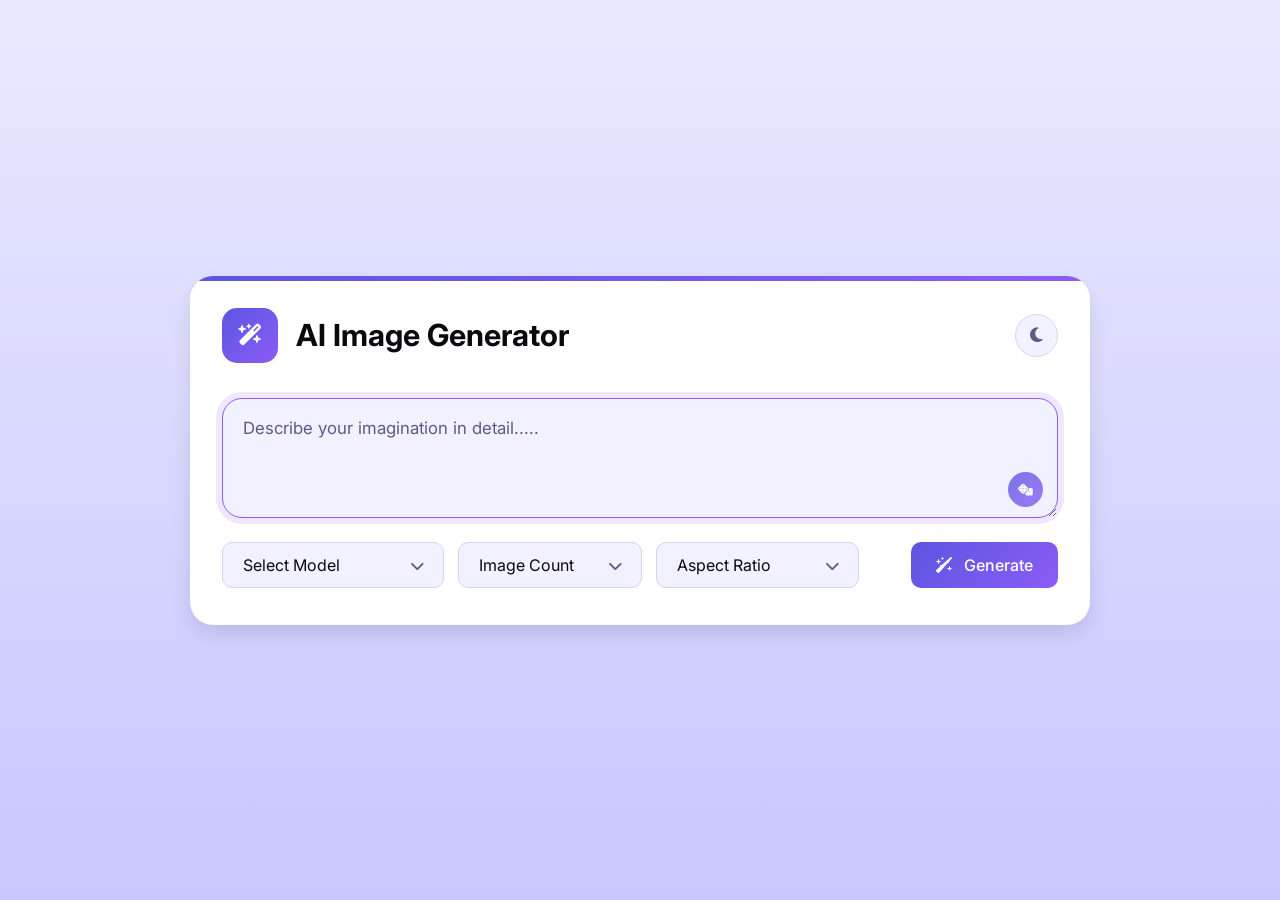
<file: AI_IMAGE Generator/index.html>
<!DOCTYPE html>
<html lang="en">

<head>
    <meta charset="UTF-8">
    <meta name="viewport" content="width=device-width, initial-scale=1.0">
    <title>AI Image-Generator</title>
    <link rel="stylesheet" href="https://cdnjs.cloudflare.com/ajax/libs/font-awesome/6.4.0/css/all.min.css" />
    <link rel="stylesheet" href="styles.css">
</head>

<body>
    <div class="container">
        <header class="header">
            <div class="logo-wrapper">
                <div class="logo">
                    <i class="fa-solid fa-wand-magic-sparkles"></i>
                </div>
                <!-- heading -->
                <h1>AI Image Generator</h1>
            </div>
            <button class="theme-toggle">
                <i class="fa-solid  fa-moon"></i>
            </button>
        </header>

        <!-- main content -->
        <div class="main-content">
            <form action="#" class="prompt-form">
                <!-- prompt -->
                <div class="prompt-container">
                    <textarea class="prompt-input" placeholder="Describe your imagination in detail....." required
                        autofocus></textarea>
                    <button type="button" class="prompt-btn" title="Get Random Prompt">
                        <i class="fa-solid  fa-dice"></i>
                    </button>
                </div>

                <!-- prompt action button -->
                <div class="prompt-actions">
                    <div class="select-wrapper">
                        <select class="custom-select" id="model-select"required>
                            <option value="" selected disabled>Select Model</option>
                            <option value="black-forest-labs/FLUX.1-dev">FLUX.1-dev</option>
                            <option value="black-forest-labs/FLUX1.schnell">FLUX1.schnell</option>
                            <option value="stabilityai/stable-diffusion-xl-base-1.0">Stable Diffusion XL</option>
                            <option value="runwayml/stable-diffusion-v1-5">Stable Diffusion v1.5</option>
                            <option value="stabilityai/stable-diffusion-3-medium-diffusers">Stable Diffusion 3</option>
                        </select>
                    </div>

                    <div class="select-wrapper">
                        <select class="custom-select" id="count-select" required>
                            <option value="" selected disabled>Image Count</option>
                            <option value="1">1 Image</option>
                            <option value="2">2 Images</option>
                            <option value="3">3 Images</option>
                            <option value="4">4 Images</option>
                        </select>
                    </div>
                    <div class="select-wrapper">
                        <select class="custom-select" id="ratio-select" required>
                            <option value="" selected disabled>Aspect Ratio</option>
                            <option value="1/1">Square (1:1)</option>
                            <option value="16/9">Landscape (16:9)</option>
                            <option value="9/16">Portrait (9:16)</option>
                        </select>
                    </div>

                    <button type="submit" class="generate-btn">
                        <i class="fa-solid fa-wand-sparkles"></i>
                        Generate
                    </button>
                </div>
                <!-- result gallery -->
                <div class="gallery-grid">
                    <!-- <div class="img-card">
                        <img src="/AI_IMAGE Generator/test.png" class="result-img">
                        <div class="img-overlay">
                            <button class="img-download-btn">
                                <i class="fa-solid fa-download"></i>
                            </button>
                        </div>
                    </div>
                    <div class="img-card">
                        <img src="/AI_IMAGE Generator/test.png" class="result-img">
                        <div class="img-overlay">
                            <button class="img-download-btn">
                                <i class="fa-solid fa-download"></i>
                            </button>
                        </div>
                    </div>
                    <div class="img-card">
                        <img src="/AI_IMAGE Generator/test.png" class="result-img">
                        <div class="img-overlay">
                            <button class="img-download-btn">
                                <i class="fa-solid fa-download"></i>
                            </button>
                        </div>
                    </div> -->
                </div>
            </form>
        </div>
    </div>

    <script src="script.js"></script>
</body>

</html>
</file>
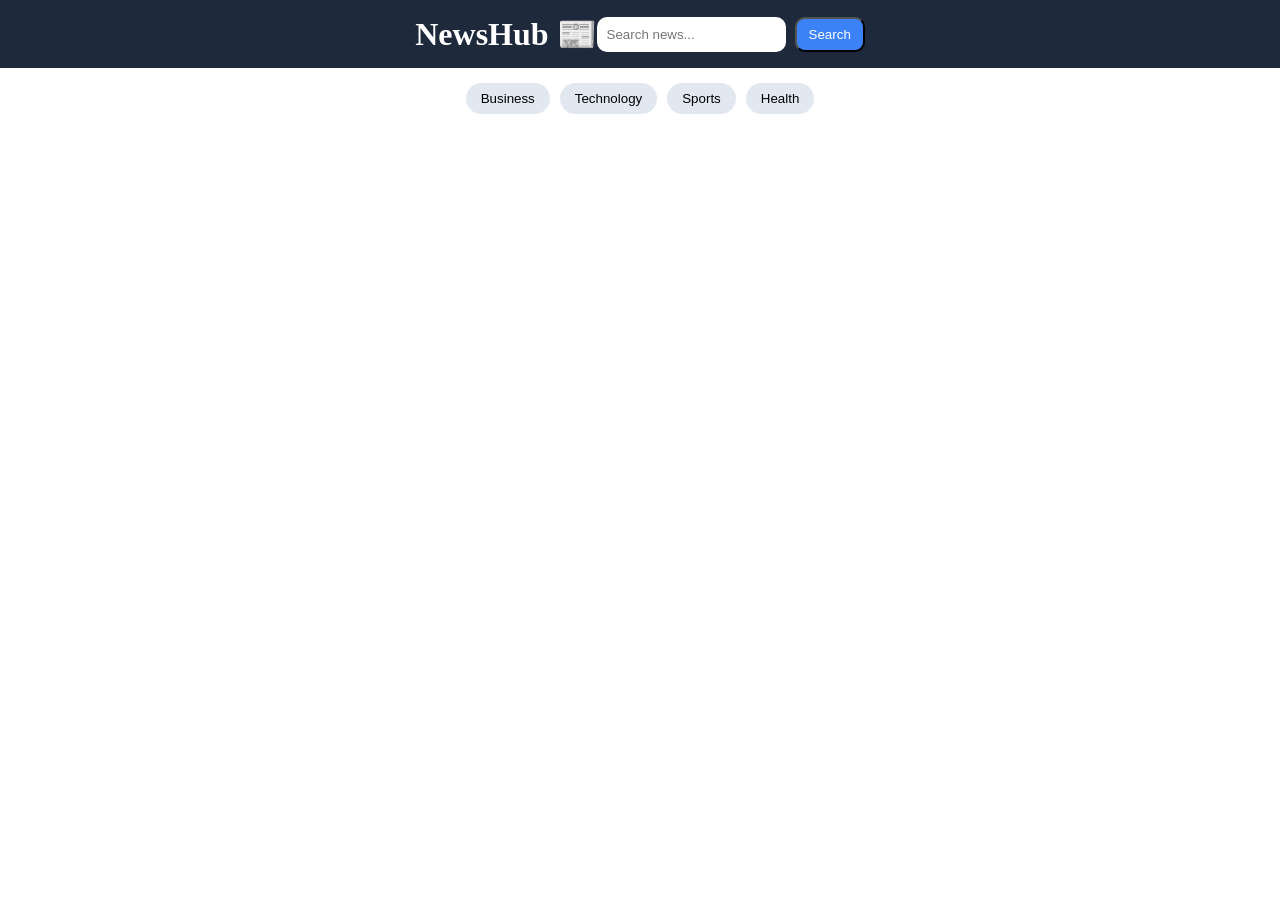
<file: News_API_Project/index.html>
<!DOCTYPE html>
<html lang="en">

<head>
    <meta charset="UTF-8">
    <meta name="viewport" content="width=device-width, initial-scale=1.0">
    <title>News API Project</title>
    <link rel="stylesheet" href="style.css">
</head>

<body>
<header>
    <h1>NewsHub 📰</h1>
    <div class="search-box">
         <input type="text" id="search-input" placeholder="Search news...">
            <button id="searchBtn">Search</button>
    </div>
</header>
   
<!-- categories -->
<div class="categories">
    <button class="cat-btn" data-category="business">Business</button>
    <button class="cat-btn" data-category="technology">Technology</button>
    <button class="cat-btn" data-category="sports">Sports</button>
    <button class="cat-btn" data-category="health">Health</button>
</div>
    <main id="blog-container">

        <!-- hard coded just to keep an idea how iour card UI Looks -->
        <!-- <div class="blog-card">
            <img src="https://placehold.co/600x400" alt="card-img">
            <h2>This is a Title</h2>
            <p>Lorem ipsum dolor, sit amet consectetur adipisicing elit. Sed labore repellendus ut eos voluptas
                similique omnis quam provident in exercitationem?</p>
        </div>
        <div class="blog-card">
            <img src="https://placehold.co/600x400" alt="card-img">
            <h2>This is a Title</h2>
            <p>Lorem ipsum dolor, sit amet consectetur adipisicing elit. Sed labore repellendus ut eos voluptas
                similique omnis quam provident in exercitationem?</p>
        </div>
        <div class="blog-card">
            <img src="https://placehold.co/600x400" alt="card-img">
            <h2>This is a Title</h2>
            <p>Lorem ipsum dolor, sit amet consectetur adipisicing elit. Sed labore repellendus ut eos voluptas
                similique omnis quam provident in exercitationem?</p>
        </div>
        <div class="blog-card">
            <img src="https://placehold.co/600x400" alt="card-img">
            <h2>This is a Title</h2>
            <p>Lorem ipsum dolor, sit amet consectetur adipisicing elit. Sed labore repellendus ut eos voluptas
                similique omnis quam provident in exercitationem?</p>
        </div>
        <div class="blog-card">
            <img src="https://placehold.co/600x400" alt="card-img">
            <h2>This is a Title</h2>
            <p>Lorem ipsum dolor, sit amet consectetur adipisicing elit. Sed labore repellendus ut eos voluptas
                similique omnis quam provident in exercitationem?</p>
        </div>
        <div class="blog-card">
            <img src="https://placehold.co/600x400" alt="card-img">
            <h2>This is a Title</h2>
            <p>Lorem ipsum dolor, sit amet consectetur adipisicing elit. Sed labore repellendus ut eos voluptas
                similique omnis quam provident in exercitationem?</p>
        </div> -->
    </main>

    <script src="script.js"></script>
</body>

</html>
</file>
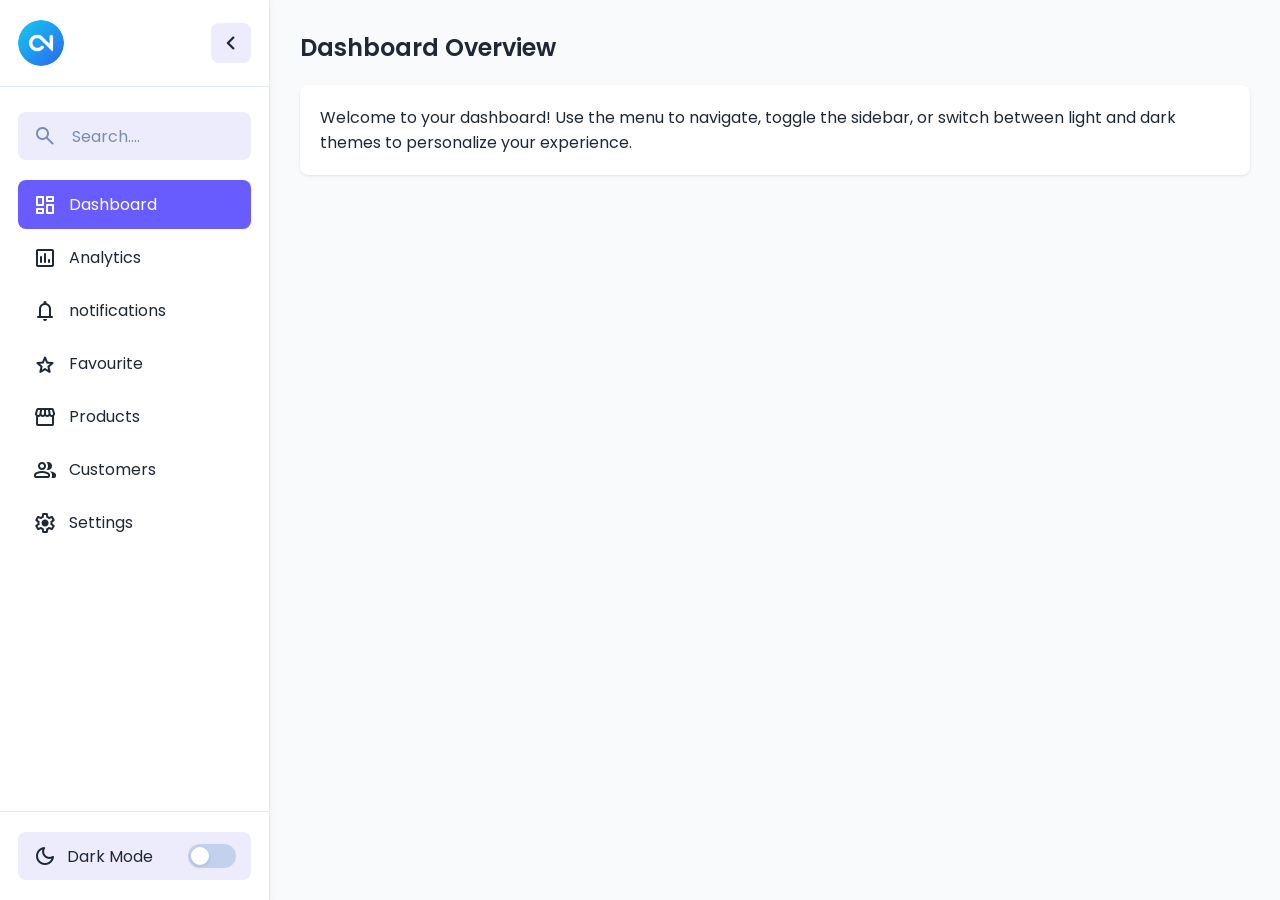
<file: sidebar_Menu/index.html>
<!DOCTYPE html>
<html lang="en">
<head>
    <meta charset="UTF-8">
    <meta name="viewport" content="width=device-width, initial-scale=1.0">
    <title> Sidebar Menu with Dark/Light Themes</title>
       <!-- Linking Google fonts for icons -->
    <link rel="stylesheet" href="https://fonts.googleapis.com/css2?family=Material+Symbols+Rounded:opsz,wght,FILL,GRAD@24,400,0,0" />
    <link rel="stylesheet" href="https://cdnjs.cloudflare.com/ajax/libs/font-awesome/6.4.0/css/all.min.css" />
    <link rel="stylesheet" href="styles.css">
</head>
<body>
    <!-- Navbar -->
        <nav class="site-nav">
      <button class="sidebar-toggle">
        <span class="material-symbols-rounded">menu</span>
      </button>
    </nav>
    <div class="container">
    <aside class="sidebar collapsed">
        <header class="sidebar-header">
            <!-- sidebar header -->
            <img src="/sidebar_Menu/logo.png" alt="codingJs" class="header-logo">
            <button class="sidebar-toggle">
                  <span class="material-symbols-rounded">chevron_left</span>
            </button>

        </header>
        <div class="sidebar-content">
            <!-- search form -->
             <form action="#" class="search-form">
                  <span class="material-symbols-rounded">search</span>
                <input type="search" placeholder="Search...." required>
             </form>

             <!-- Menu list -->
             <ul class="menu-list">
                <li class="menu-item">
                    <a href="#" class="menu-link active">
                          <span class="material-symbols-rounded">dashboard</span>
                            <span class="menu-label">Dashboard</span>
                    </a>
                </li>
                <li class="menu-item">
                    <a href="#" class="menu-link">
                          <span class="material-symbols-rounded">insert_chart</span>
                            <span class="menu-label">Analytics</span>
                    </a>
                </li>
                <li class="menu-item">
                    <a href="#" class="menu-link">
                          <span class="material-symbols-rounded">notifications</span>
                            <span class="menu-label">notifications</span>
                    </a>
                </li>
                <li class="menu-item">
                    <a href="#" class="menu-link">
                          <span class="material-symbols-rounded">star</span>
                            <span class="menu-label">Favourite</span>
                    </a>
                </li>
                <li class="menu-item">
                    <a href="#" class="menu-link">
                          <span class="material-symbols-rounded">storefront</span>
                            <span class="menu-label">Products</span>
                    </a>
                </li>
                <li class="menu-item">
                    <a href="#" class="menu-link">
                          <span class="material-symbols-rounded">group</span>
                            <span class="menu-label">Customers</span>
                    </a>
                </li>
                <li class="menu-item">
                    <a href="#" class="menu-link">
                          <span class="material-symbols-rounded">settings</span>
                            <span class="menu-label">Settings</span>
                    </a>
                </li>
             </ul>
        </div>
        <div class="sidebar-footer">
            <button class="theme-toggle">
                <div class="theme-label">
                      <span class=" theme-icon material-symbols-rounded">dark_mode</span>
                        <span class="theme-text">Dark Mode</span>
                </div>
                <div class="theme-toggle-track">
                    <div class="theme-toggle-indicator"></div>
                </div>
            </button>
        </div>

    </aside>
    <div class="main-content">
        <h1 class="page-title">Dashboard Overview</h1>
        <p class="card">Welcome to your dashboard! Use the menu to navigate, toggle the sidebar, or switch between light and dark themes to personalize your experience.</p>
      </div>
     </div>
    <script src="script.js"></script>
</body>
</html>
</file>
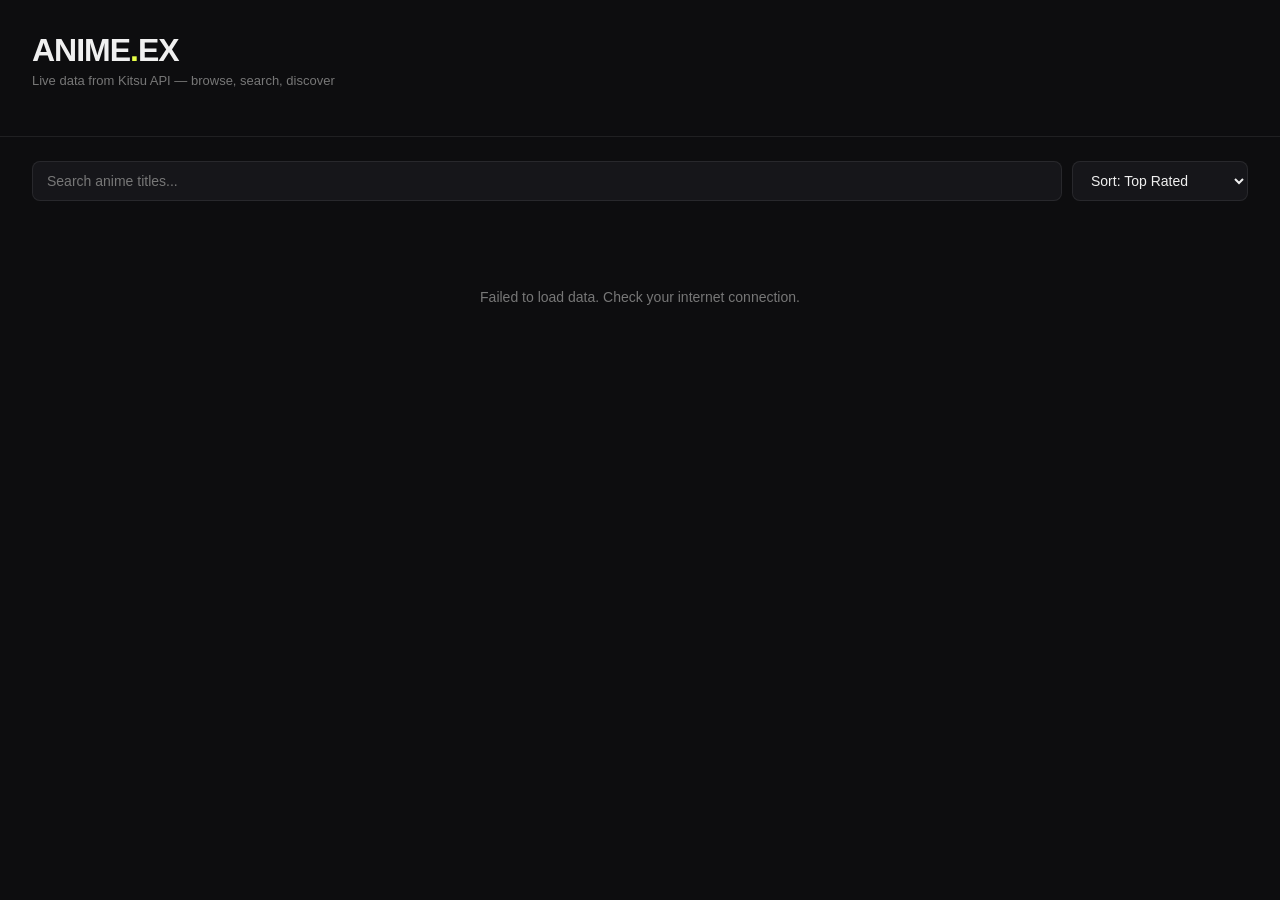
<file: Animex/index..html>
<!DOCTYPE html>
<html lang="en">
<head>
  <meta charset="UTF-8" />
  <meta name="viewport" content="width=device-width, initial-scale=1.0"/>
  <title>Anime Explorer</title>
  <link rel="stylesheet" href="style.css" />
</head>
<body>

  <header>
    <div class="logo">ANIME<span>.</span>EX</div>
    <p class="tagline">Live data from Kitsu API — browse, search, discover</p>
    <div id="stats"></div>
  </header>

  <div class="controls">
    <input type="text" id="search" placeholder="Search anime titles..." oninput="filterAnime()" />
    <select id="sort" onchange="filterAnime()">
      <option value="rating">Sort: Top Rated</option>
      <option value="popularity">Sort: Most Popular</option>
      <option value="ep">Sort: Most Episodes</option>
      <option value="title">Sort: Title A–Z</option>
    </select>
  </div>

  <div class="grid-wrap">
    <div class="grid" id="grid">
      <div class="msg"><div class="spinner"></div>Fetching anime from Kitsu API...</div>
    </div>
  </div>

  <div class="modal-bg" id="modal-bg" onclick="closeModal(event)">
    <div class="modal" id="modal"></div>
  </div>

  <script src="script.js"></script>
</body>
</html>
</file>
<file: AI_IMAGE Generator/styles.css>
@import url('https://fonts.googleapis.com/css2?family=Inter:opsz,wght@14..32,100..900&display=swap');

*{
    margin: 0;
    padding: 0;
    box-sizing: border-box;
    font-family: "Inter", sans-serif;
}
:root {
  --color-primary: #5C56E1;
  --color-primary-dark: #5b21b6;
  --color-accent: #8B5CF6;
  --color-card: #FFFFFF;
  --color-input: #F1F1FF;
  --color-text: #09090E;
  --color-placeholder: #5C5A87;
  --color-border: #D4D4ED;
  --color-gradient: linear-gradient(135deg, #5C56E1, #8B5CF6);
}

body.dark-theme {
  --color-card: #1E293B;
  --color-input: #141B2D;
  --color-text: #F3F4F6;
  --color-placeholder: #A3B6DC;
  --color-border: #334155;
  background: var(--color-card);
  background-image: radial-gradient(circle at 15% 50%, rgba(99, 102, 241, 0.15) 0%, transparent 35%), radial-gradient(circle at 85% 30%, rgba(139, 92, 246, 0.15) 0%, transparent 35%), radial-gradient(circle at 50% 80%, rgba(99, 102, 241, 0.1) 0%, transparent 40%);
}
body{
    display: flex;
    align-items: center;
    justify-content: center;
    min-height: 100vh;
    color: var(--color-text);
    background: linear-gradient(#E9E9FF, #C8C7FF);
}

.container{
    width: 900px;
    padding: 32px;
    position: relative;
    overflow: hidden;
    border-radius: 23px;
    background: var(--color-card);
    box-shadow:  0 10px 20px 0 rgba(0,0,0,0.1);
}
body.dark-theme .container{
border: 1px solid var(--color-border);
}
.container::before{
    content: "";
    position: absolute;
    top: 0;
    left: 0;
    width: 100%;
    height: 5px;
    background: var(--color-gradient);
}
.header{
    display: flex;
    align-items: center;
    justify-content: space-between;
}
.header .logo-wrapper{
    display: flex;
    gap: 18px;
    align-items: center;
}
.header .logo-wrapper .logo{
    height: 55px;
    width: 56px;
    display: flex;
    align-items: center;
    justify-content: center;
    flex-shrink: 0;
    color: #fff;
    font-size: 1.35rem;
    border-radius: 15px;
    background: var(--color-gradient);

}
.header .logo-wrapper h1{
    font-size: 1.9rem;
    font-weight: 700;
}
.header .theme-toggle{
    height: 43px;
    width: 43px;
    border-radius: 50%;
    font-size: 1.05rem;
    cursor: pointer;
    display: flex;
    align-items: center;
    justify-content: center;
    color: var(--color-placeholder);
    background: var(--color-input);
    border: 1px solid var(--color-border);
}
.header .theme-toggle:hover{
    color: var(--color-primary);
    transform: translateY(-2px);
    box-shadow: 0 4px 6px -1px rgba(0,0,0,0.1);
}
.main-content{
    margin: 35px 0 5px;
}
.main-content .prompt-container{
    width: 100%;
    position: relative;
    margin-bottom: 20px;
}
.prompt-container .prompt-input{
    width: 100%;
    line-height: 1.6;
    font-size: 1.05rem;
    min-height: 120px;
    padding: 16px 20px;
    border-radius:20px;
    color: var(--color-text);
    background: var(--color-input);
    border: 1px solid var(--color-border);
    transition: all 0.4s ease;
}

.prompt-container .prompt-input:focus{
    outline: none;
    border-color: var(--color-accent);
    box-shadow: 0 0 0 6px rgba(139,92,246,0.15);
}
.prompt-container .prompt-input::placeholder{
    color: var(--color-placeholder);
}
.prompt-container .prompt-btn{
    position: absolute;
    right: 15px;
    bottom: 15px;
    height: 35px;
    width: 35px;
    border: none;
    color: #fff;
    font-size: 0.75rem;
    border-radius: 50%;
    opacity: 0.8;
    transform: all 0.3s ease;
    background: var(--color-gradient);
    cursor: pointer;
}
.prompt-container .prompt-btn:hover{
    opacity: 1;
    transform: translateY(-2px);
    box-shadow: 0 4px 6px -1px rgba(0,0,0,0.1);
}
.main-content .prompt-actions{
    display: grid;
    gap: 14px;
    grid-template-columns: 1.2fr 1fr 1.1fr 1fr;
}
.prompt-actions .select-wrapper {
  position: relative;
}
.prompt-actions .select-wrapper::after {
  content: "\f078";
  font-family: "Font Awesome 6 Free";
  font-weight: 900;
  position: absolute;
  right: 20px;
  top: 50%;
  font-size: 0.9rem;
  padding-left: 7px;
  background: var(--color-input);
  transform: translateY(-50%);
  color: var(--color-placeholder);
  pointer-events: none;
  font-size: 0.9rem;
  transition: all 0.3s ease;
}
.prompt-actions :where(.custom-select, .generate-btn){
    cursor: pointer;
    padding: 12px 20px;
    font-size: 1rem;
    border-radius: 10px;
    background:var(--color-input);
    border: 1px solid var(--color-border);
    transition: all 0.3s ease;
}
.prompt-actions .custom-select{
    width: 100%;
    outline: none;
    height: 100%;
    appearance: none;
    color: var(--color-text);
}

.prompt-actions .custom-select:is(:focus, :hover){
    border-color: var(--color-accent);
    box-shadow: 0 0 0 3px rgba(39,92,246,0.1);
}
.prompt-actions .generate-btn{
    display: flex;
    gap: 12px;
    font-weight: 500;
    align-items: center;
    justify-content: center;
    margin-left: auto;
    padding: 12px 25px;
    border: none;
    color: #fff;
    background:var(--color-gradient);
}
.prompt-actions .generate-btn:hover{
    transform: translateY(-2px);
    box-shadow: 0 4px 10px rgba(109,40,217,0.3);
}
.main-content .gallery-grid:has(.img-card){
    margin-top: 30px;
}
.main-content .gallery-grid{
    display: grid;
    gap: 15px;
    grid-template-columns:repeat(auto-fill, minmax(180px, 1fr));
}
.gallery-grid .img-card{
    display: flex;
    flex-direction: column;
    align-items: center;
    justify-content: center;
    position: relative;
    overflow: hidden;
    aspect-ratio: 1;
    border-radius: 16px;
    background: var(--color-input);
    border: 1px solid var(--color-border);
    transition: all 0.5s ease;
}
.gallery-grid .img-card:not(.loading, .error):hover{
    transform: translateY(-5px);
    box-shadow: 0 10px 15px -3px rgba(0,0,0,0.1);
}


.gallery-grid .img-card .result-img{
    width: 100%;
    height: 100%;
    object-fit: cover;
}

.gallery-grid .img-card:is(.loading, .error) :is(.result-img, .img-overlay)
{
    display: none;
}

.gallery-grid .img-card .img-overlay{
position: absolute;
bottom: 0;
left: 0;
right: 0;
padding: 20px;
display: flex;
opacity: 0;
pointer-events: none;
justify-content: flex-end;
background:linear-gradient(transparent, rgba(0,0,0,0.8));
transition: all 0.3s ease;
}
.gallery-grid .img-card:hover .img-overlay{
    opacity: 1;
    pointer-events: auto;
}

.gallery-grid .img-card .img-download-btn{
    height: 45px;
    width: 45px;
    display: flex;
    align-items: center;
    justify-content: center;
    border-radius: 50%;
    color: #ffff;
    backdrop-filter: blur(5px);
    border: none;
    cursor: pointer;
    background: rgba(255,255,255,0.25);
    transition: all 0.5s ease;
}
.gallery-grid .img-card .img-download-btn:hover{
transform: scale(1.05);
background:rgba(255,255,255,0.4);
}
.gallery-grid .img-card .status-container{
    padding: 15px;
    display: none;
    gap: 13px;
    flex-direction: column;
    align-items: center;
}
.gallery-grid .img-card:where(.loading, .error) .status-container{
display: flex;
}
.gallery-grid .img-card.loading .status-container i,
.gallery-grid .img-card.error .spinner{
    display: none;
}
.gallery-grid .img-card.error .status-container i{
    font-size: 1.7rem;
    color: #ef4444;
}

.gallery-grid .img-card.loading .spinner{
    width: 35px;
    height: 35px;
    border-radius: 50%;
    border: 3px solid var(--color-border);
    border-top-color: var(--color-primary);
    animation: spin 1s linear infinite;
}

@keyframes spin{
    to{
        transform: rotate(360deg);
    }
}

.gallery-grid .img-card .status-text{
    font-size: 0.85rem;
    text-align: center;
    color: var(--color-placeholder);
}
</file>
<file: News_API_Project/style.css>
*{
    margin: 0;
    padding: 0;
    box-sizing: border-box;
}
body{
    position: relative;
    scroll-behavior: smooth;
}

/* //headers stylings */
header {
    background: #1e293b;
    color: white;
    padding: 15px 20px;
    display: flex;
    justify-content: space-between;
    align-items: center;
    justify-content: center;
}
/* searc box input */
.search-box input{
    padding: 10px;
    border-radius: 10px;
    border: none;
}
.search-box button{
    padding: 8px 12px;
    margin-left: 5px;
    background: #3b82f6;
    color: #fff;
    border-radius: 10px;
    cursor: pointer;
}

/* CATEGORIES */
.categories{
    display: flex;
    justify-content: center;
    gap: 10px;
    padding: 15px;
}
/* cat button */
.cat-btn{
    padding: 8px 15px;
    border: none;
    background: #e2e8f0;
    cursor: pointer;
    border-radius: 20px;
    transition: 0.4s all ease;
}
.cat-btn:hover{
    background: #3b82f6;
    box-shadow: 3px 3px rgba(59, 130, 246, 0.3);
    color: #fff;
}
/* //grid-layout */
#blog-container{
    display: grid;
    grid-template-columns: repeat(auto-fit,minmax(280px,1fr));
    gap: 20px;
    padding: 20px;
}
/* card */
.blog-card{
    display: flex;
    flex-direction: column;
    background: white;
    border-radius: 10px;
    overflow: hidden;
    cursor: pointer;
    box-shadow: 0 4px 12px rgba(0, 0, 0, 0.08);
    transition: 0.3s;
}
.blog-card:hover{
    transform: translateY(-5px);
     box-shadow: 0 8px 20px rgba(0, 0, 0, 0.15);
}
/* image */
.blog-card img{
    width: 100%;
    height: 190px;
    border-bottom: 1px solid #eee;
    object-fit: cover;
}
/* content */
.blog-card h2{
    font-size: 18px;
    font-weight: 600;
    padding: 10px;
    color: #0f172a;
}
/* description */
.blog-card p{
    font-size: 14px;
    padding: 0 10px 15px;
    color: #555;
    display: block;
    line-height: 1.4;
}
</file>
<file: sidebar_Menu/styles.css>
/* Importing Google Fonts - Poppins */
@import url('https://fonts.googleapis.com/css2?family=Poppins:wght@400;500;600;700&display=swap');
*{
    margin: 0;
    padding: 0;
    box-sizing: border-box;
      font-family: "Poppins", sans-serif;
}
:root {
  /* Light theme colors */
  --color-text-primary: #1F2936;
  --color-text-placeholder: #798EAE;
  --color-bg-primary: #f9fafb;
  --color-bg-secondary: #ECECFD;
  --color-bg-sidebar: #FFFFFF;
  --color-border-hr: #E2E8F0;
  --color-hover-primary: #695CFE;
  --color-hover-secondary: #e2e2fb;
  --color-shadow: rgba(0, 0, 0, 0.05);
}
body.dark-theme {
  /* Dark theme colors */
  --color-text-primary: #F1F5F9;
  --color-text-placeholder: #A6B7D2;
  --color-bg-primary: #111827;
  --color-bg-secondary: #3D4859;
  --color-bg-sidebar: #1f2937;
  --color-border-hr: #3B475C;
  --color-hover-secondary: #48566a;
  --color-shadow: rgba(0, 0, 0, 0.3);
}
body{
    min-height: 100vh;
    background: var(--color-bg-primary);
}

.sidebar{
    position: sticky;
    top: 0;
    height: 100vh;
    width: 270px;
    display: flex;
    flex-direction: column;
    flex-shrink: 0;
    background: var(--color-bg-sidebar);
    border-right: 1px solid var(--color-border-hr);
    box-shadow: 0 3px 9px var(--color-shadow);
    transition:width  0.4s ease;
}
.sidebar.collapsed{
width: 90px;
}
.sidebar .sidebar-header{
display: flex;
padding: 20px 18px;
align-items: center;
justify-content: space-between;
border-bottom: 1px solid var(--color-border-hr);
}
.sidebar-header .header-logo{
    width: 46px;
    height: 46px;
    object-fit: cover;
    display: block;
    border-radius: 50%;
    transition: opacity 0.4s ease;
}

.sidebar.collapsed .sidebar-header .header-logo{
    opacity: 0;
    pointer-events: none;
}

.site-nav .sidebar-toggle,
.sidebar-header .sidebar-toggle{
height: 40px;
width: 40px;
border: none;
position: absolute;
right: 18px;
border-radius: 8px;
display: flex;
cursor: pointer;
align-items: center;
justify-content: center;
color: var(--color-text-primary);
background: var(--color-bg-secondary);
transition: 0.4s ease;
}
.sidebar.collapsed .sidebar-header .sidebar-toggle{
    height: 48px;
    width: 50px;
    transform: translateX(-2px);
}
.site-nav .sidebar-toggle:hover,
.sidebar-header .sidebar-toggle:hover{
    background: var(--color-hover-secondary);
}

.sidebar-header .sidebar-toggle span{
    font-size: 1.75rem;
}

.sidebar.collapsed .sidebar-toggle span{
    font-size: 1.75rem;
    transition: transform 0.4s ease;
}
.sidebar.collapsed .sidebar-toggle span{
    transform: rotate(180deg);
}

.sidebar .sidebar-content{
    flex: 1;
    padding: 20px 18px;
    overflow: hidden auto;
    scrollbar-width: thin;
    scrollbar-color: var(--color-text-placeholder) transparent;
}
 .sidebar.collapsed .sidebar-content{
      scrollbar-width: none;
 }
.sidebar-content .search-form{
    min-height: 48px;
    border-radius: 8px;
    display: flex;
    padding: 0 15px;
    margin: 5px 0 20px;
    align-items: center;
    white-space: nowrap;
    background: var(--color-bg-secondary);
    transition: 0.4s ease;

}
.sidebar .sidebar.collapsed .sidebar-content .search-form:hover{
cursor:pointer;
}

.sidebar-content .search-form:focus-within{
background-color: var(--color-hover-secondary);
}
.search-form input{
    border: none;
    background: none;
    outline: none;
    font-size: 1rem;
    width: 100%;
    margin-left: 15px;
    color: var(--color-text-primary);

}
.search-form span{
    color: var(--color-text-placeholder);
}
.search-form input::placeholder{
    color: var(--color-text-placeholder);
}

.sidebar-content .menu-list{
    display: flex;
    gap: 4px;
    flex-direction: column;
    list-style: none;
}
.menu-list .menu-link{
    text-decoration: none;
    display: flex;
    align-items: center;
    border-radius: 8px;
    gap: 12px;
    white-space: nowrap;
    padding: 12px 15px;
    color: var(--color-text-primary);
    transition: 0.4s ease;
}
.menu-link .menu-label{
    transition: 0.3 ease;
}
.sidebar.collapsed .menu-link .menu-label{
    opacity: 0;
    pointer-events: none;
}
.menu-list .menu-link:is(:hover, .active){
    color: #fff;
    background:var(--color-hover-primary);

}

.sidebar .sidebar-footer{
    padding: 20px 18px;
    white-space: nowrap;
    border-top: 1px solid var(--color-border-hr);
}
.sidebar-footer .theme-toggle{
    width: 100%;
    min-height: 48px;
    border: none;
    cursor: pointer;
    padding: 0 15px;
    display: flex;
    align-items: center;
    border-radius: 8px;
    color: var(--color-text-primary);
    background: var(--color-bg-secondary);
    transition: 0.3s ease;
}
.sidebar-footer .theme-toggle:hover{
    background: var(--color-hover-secondary);
}

.theme-toggle .theme-label{
    display: flex;
    gap: 10px;
    align-items: center;
}

.theme-toggle .theme-label .theme-text{
    font-size: 1rem;
    transition: opacity 0.4s 0.2s ease;
}
.sidebar.collapsed .theme-toggle :where(.theme-text, .theme-toggle-track){
    width: 0;
    opacity: 0;
    transition: all 0.2s ease;
}
.theme-toggle .theme-toggle-track{
height: 24px;
width: 48px;
position: relative;
border-radius: 999px;
margin-left: auto;
background: #c3d1ec;
transition: opacity 0.4s 0.2s ease ,background-color 0.3s ease;
}

body.dark-theme .theme-toggle .theme-toggle-track{
    background: #695CFE;
}
.theme-toggle-track .theme-toggle-indicator{
    position: absolute;
    top: 3px;
    left: 3px;
    height: 18px;
    width: 18px;
    background: #fff;
    border-radius: 50%;
     box-shadow: 0 2px 4px rgba(0, 0, 0, 0.1);
     transition: transform 0.3s ease;
}

body.dark-theme .theme-toggle-track .theme-toggle-indicator{
    transform: translateX(24px);
}

.site-nav {
  top: 0;
  display: none;
  padding: 15px 20px;
  position: sticky;
  background: var(--color-bg-primary);
  border-bottom: 1px solid var(--color-border-hr);
}
.site-nav .sidebar-toggle {
  position: unset;
}
.container {
  display: flex;
}
.container .main-content {
  flex: 1;
  padding: 30px;
  color: var(--color-text-primary);
}
.main-content .page-title {
  font-size: 1.5rem;
  font-weight: 600;
  margin-bottom: 20px;
}
.main-content .card {
  border-radius: 8px;
  padding: 20px;
  background-color: var(--color-bg-sidebar);
  box-shadow: 0 1px 3px rgba(0, 0, 0, 0.1);
}
/* Responsive media query code for small screens */
@media (max-width: 768px) {
  body::before {
    content: "";
    position: fixed;
    inset: 0;
    z-index: 10;
    opacity: 0;
    pointer-events: none;
    background: rgba(0, 0, 0, 0.6);
    transition: 0.4s ease;
  }
  body:has(.sidebar:not(.collapsed))::before {
    opacity: 1;
    pointer-events: auto;
  }
  body:has(.sidebar:not(.collapsed)) {
    overflow: hidden;
  }
  .site-nav {
    display: block;
  }
  .sidebar {
    position: fixed;
    top: 0;
    left: 0;
    height: 100%;
    z-index: 20;
    width: 270px;
    transition: left 0.4s ease;
  }
  .sidebar.collapsed {
    left: -270px;
    width: 270px;
  }
  .container .main-content {
    padding: 30px 20px;
  }
}
</file>
<file: Animex/style.css>
* { box-sizing: border-box; margin: 0; padding: 0; }

:root {
  --bg: #0d0d0f;
  --surface: #16161a;
  --card: #1c1c22;
  --border: rgba(255,255,255,0.08);
  --accent: #e8ff47;
  --text: #f0f0f0;
  --muted: #777;
}

body { background: var(--bg); color: var(--text); font-family: sans-serif; }

/* LAYOUT */
header { padding: 2rem; border-bottom: 1px solid var(--border); }
.logo { font-size: 2rem; font-weight: 800; letter-spacing: -1px; }
.logo span { color: var(--accent); }
.tagline { font-size: 13px; color: var(--muted); margin-top: 4px; }

#stats { display: flex; gap: 12px; flex-wrap: wrap; margin-top: 1rem; }
.stat-pill {
  background: var(--surface);
  border: 1px solid var(--border);
  border-radius: 100px;
  padding: 4px 14px;
  font-size: 12px;
  color: var(--muted);
}
.stat-pill strong { color: var(--accent); }

.controls { display: flex; gap: 10px; flex-wrap: wrap; padding: 1.5rem 2rem; }
.controls input, .controls select {
  background: var(--surface);
  border: 1px solid var(--border);
  border-radius: 8px;
  padding: 10px 14px;
  font-size: 14px;
  color: var(--text);
  outline: none;
}
.controls input { flex: 1; min-width: 200px; }
.controls input:focus, .controls select:focus { border-color: var(--accent); }
.controls input::placeholder { color: var(--muted); }

/* GRID */
.grid-wrap { padding: 0 2rem 4rem; }
.grid { display: grid; grid-template-columns: repeat(auto-fill, minmax(170px, 1fr)); gap: 14px; }

/* CARD */
.card {
  background: var(--card);
  border: 1px solid var(--border);
  border-radius: 12px;
  overflow: hidden;
  cursor: pointer;
  transition: transform 0.2s, border-color 0.2s;
}
.card:hover { transform: translateY(-3px); border-color: rgba(232,255,71,0.35); }

.card-img-wrap { position: relative; }
.card img { width: 100%; aspect-ratio: 2/3;
     object-fit: cover; 
     display: block; }
.no-img { width: 100%;
     aspect-ratio: 2/3; 
     background: #1a1a20; 
     display: flex;
      align-items: center; 
      justify-content: center; 
      color: #444; 
      font-size: 12px; }

.card-rank {
  position: absolute; top: 6px; left: 6px;
  background: rgba(0,0,0,0.7); color: var(--accent);
  font-size: 20px; font-weight: 700; padding: 2px 8px; border-radius: 100px;
}

.card-body { padding: 10px 12px; }
.card-title { font-size: 15px; font-weight: 700; line-height: 1.4; margin-bottom: 6px;  overflow: hidden; }
.card-users { font-size: 11px; color: var(--muted); margin-top: 5px; }

/* BADGES */
.badges { display: flex; gap: 6px; flex-wrap: wrap; }
.badge { font-size: 10px; font-weight: 600; padding: 2px 7px; border-radius: 100px; }
.badge-rating { background: rgba(232,255,71,0.12); color: var(--accent); }
.badge-ep     { background: rgba(100,200,160,0.12); color: #64c8a0; }
.badge-type   { background: rgba(150,120,255,0.12); color: #a08fff; }
.badge-rank   { background: rgba(255,180,50,0.12);  color: #ffb432; }
.badge-age    { background: rgba(255,100,100,0.12); color: #ff6464; }

/* MODAL */
.modal-bg {
  display: none;
  position: fixed; 
  inset: 0;
  background: rgba(0,0,0,0.75);
   z-index: 100;
  align-items: center; 
  justify-content: center; 
  padding: 1rem;
}
.modal-bg.open {
     display: flex;
     }
    .modal { background: var(--card);
        border: 1px solid var(--border); 
        border-radius: 16px; 
        width: 100%;
        max-width: 540px; 
        overflow: hidden;
     }

.modal-cover { width: 100%; 
    height: 110px; 
    object-fit: cover; 
    display: block; 
    background: #222; 
}
.modal-cover-placeholder { 
    width: 100%; 
    height: 60px; 
    background: #1a1a22; }

    .modal-top { display: flex;
        gap: 16px;
        padding: 1.25rem; }
.modal-poster { width: 100px; min-width: 100px; border-radius: 8px; overflow: hidden; }
.modal-poster img { width: 100%; display: block; }
.modal-info { flex: 1; }
.modal-title { font-size: 18px; font-weight: 800; margin-bottom: 5px; line-height: 1.2; }
.modal-meta { font-size: 12px; color: var(--muted); line-height: 1.8; margin-bottom: 8px; }
.modal-stats-row { display: flex; gap: 6px; flex-wrap: wrap; margin-top: 8px; }

.modal-kitsu-link {
  display: inline-block; margin-top: 8px; font-size: 12px;
  color: var(--accent); text-decoration: none;
  border: 1px solid rgba(232,255,71,0.3); padding: 3px 12px; border-radius: 100px;
}

.modal-synopsis { font-size: 13px;
     color: #aaa; line-height: 1.7;
      padding: 1rem 1.25rem; border-top: 1px solid var(--border); }
.modal-close { display: block; width: 100%; padding: 12px; background: none; border: none; border-top: 1px solid var(--border); color: var(--muted); font-size: 13px; cursor: pointer; }
.modal-close:hover { background: rgba(255,255,255,0.04); }

/* LOADER */
.msg { grid-column: 1/-1; text-align: center; padding: 4rem; color: var(--muted); font-size: 14px; }
.spinner { width: 30px; height: 30px; border: 2px solid var(--border); border-top-color: var(--accent); border-radius: 50%; animation: spin 0.7s linear infinite; margin: 0 auto 1rem; }
@keyframes spin { to { transform: rotate(360deg); } }
</file>
